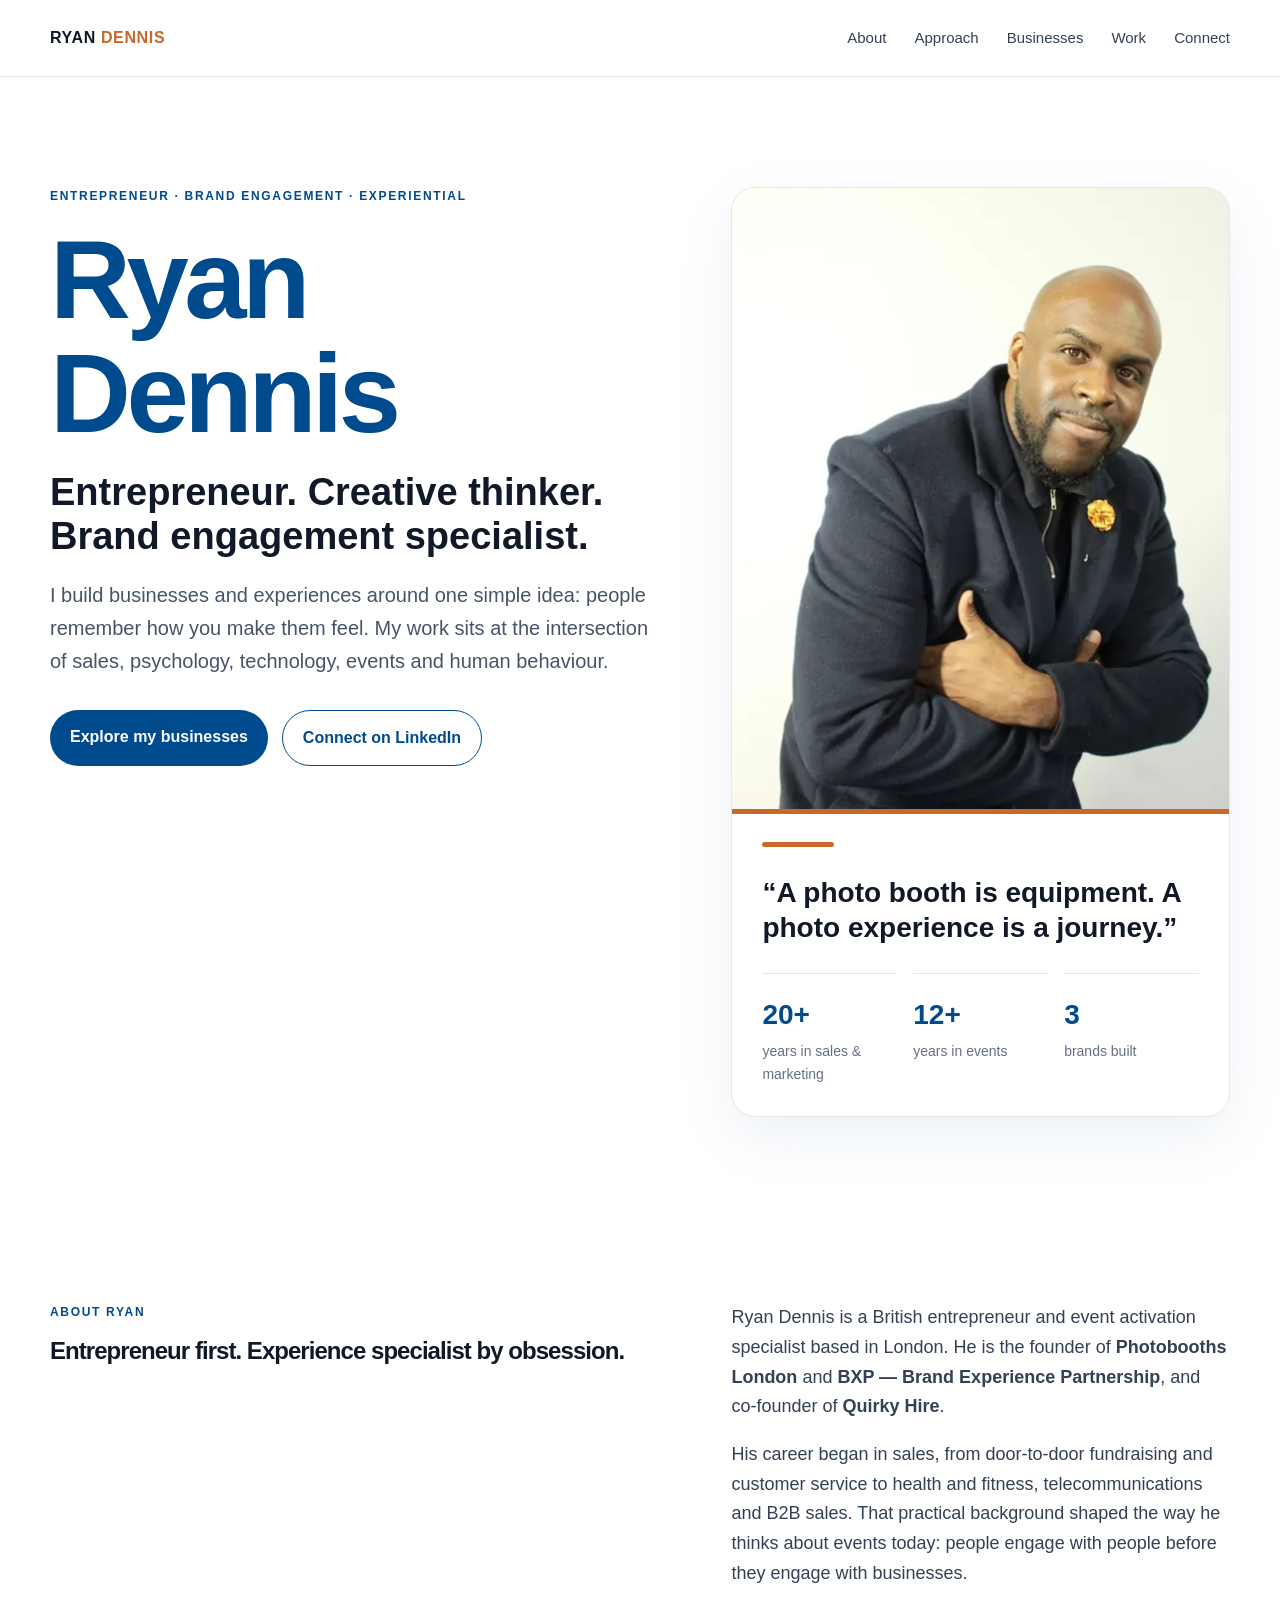
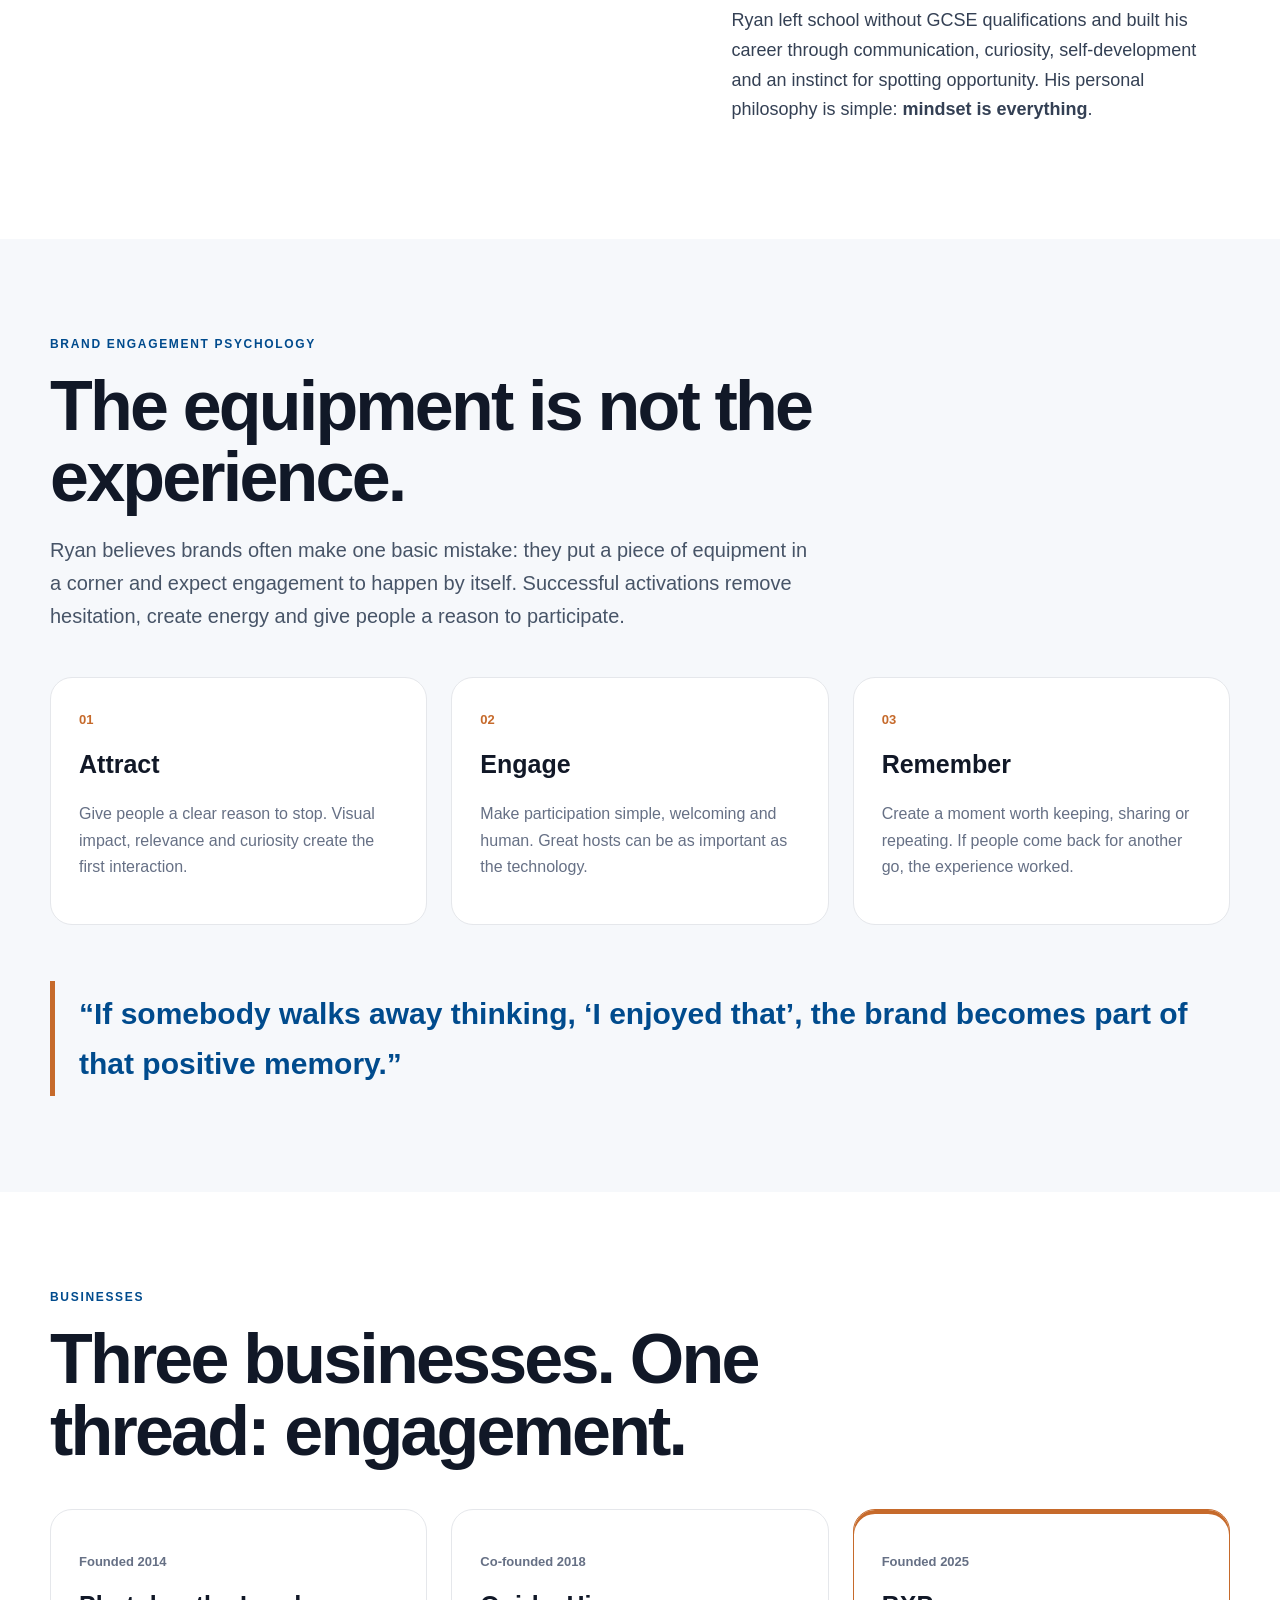
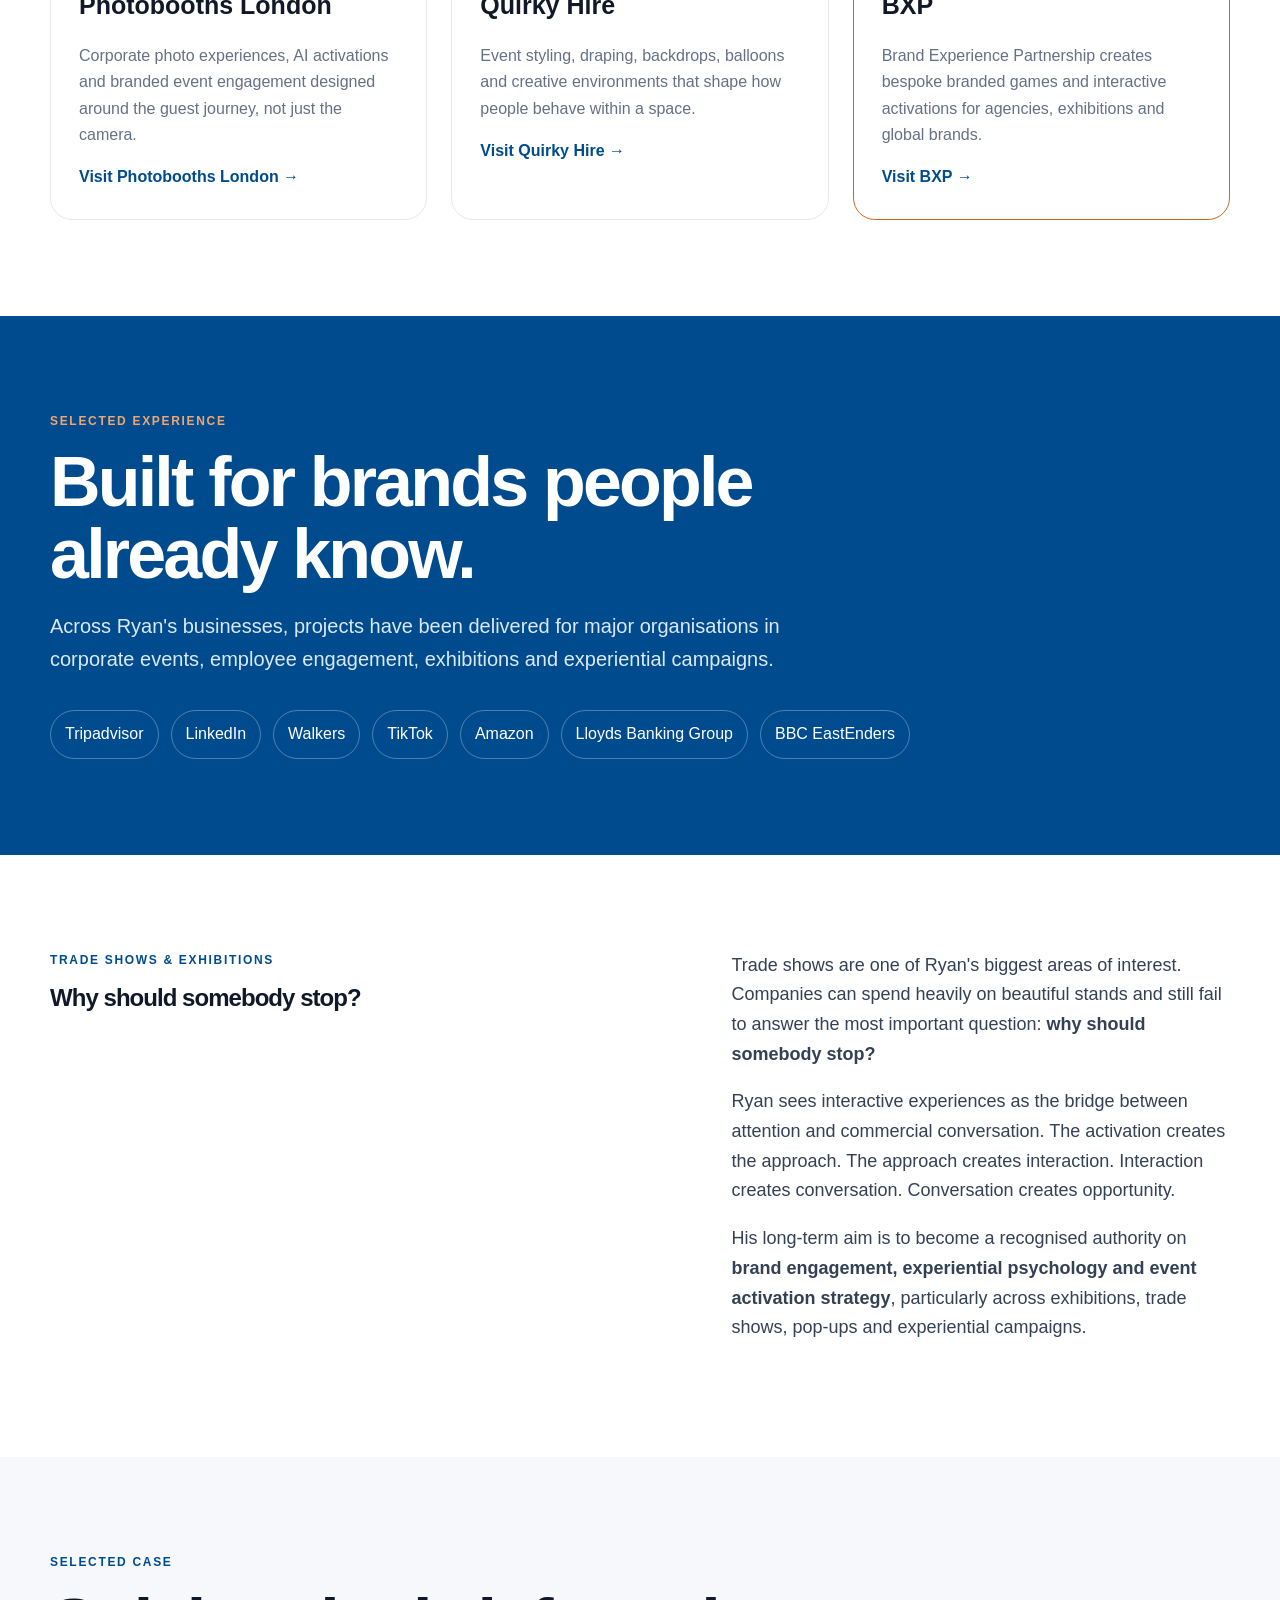
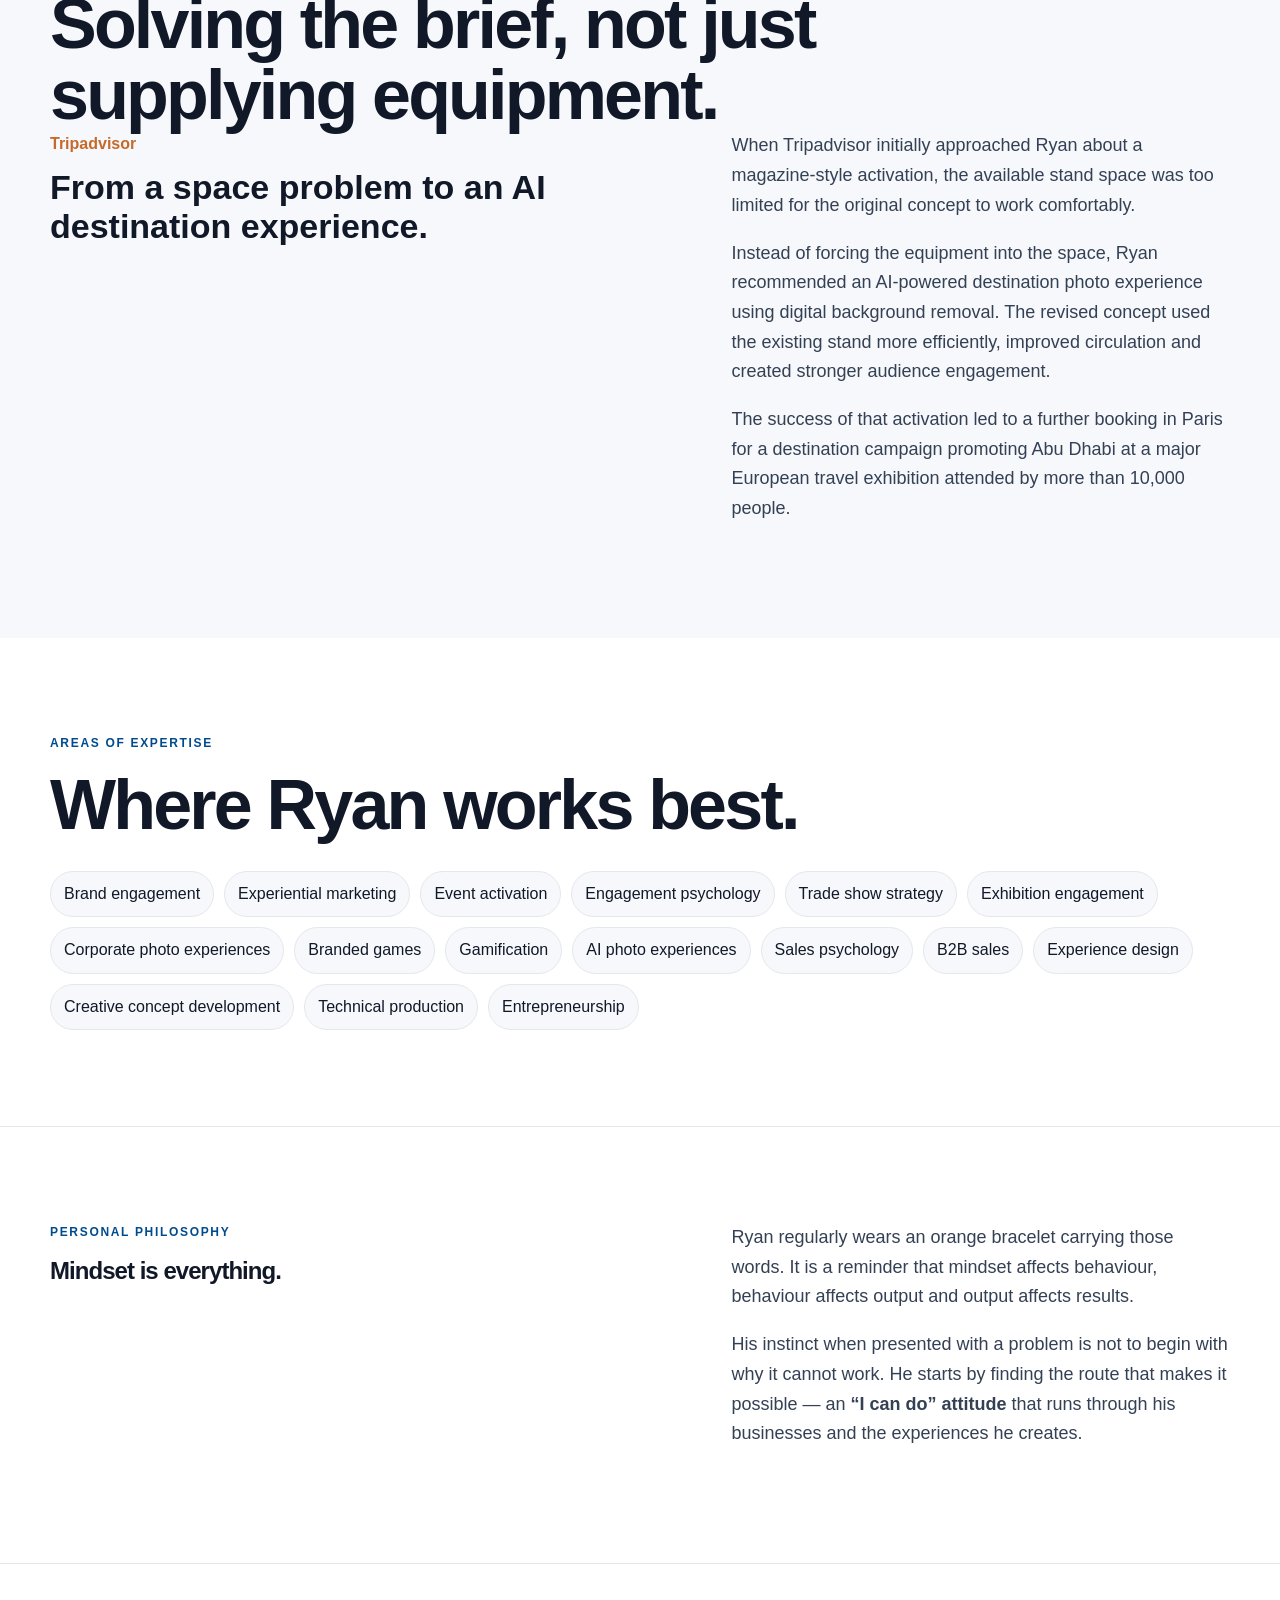
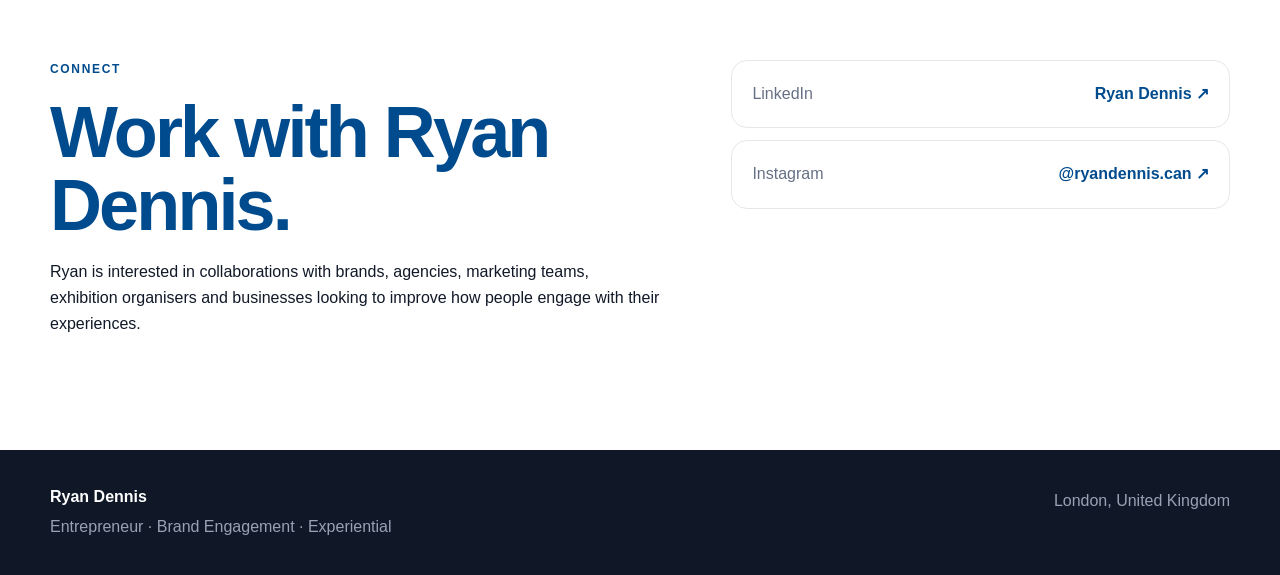
<file: index.html>
<!doctype html>
<html lang="en-GB">
<head>
  <meta charset="utf-8" />
  <meta name="viewport" content="width=device-width, initial-scale=1" />
  <title>Ryan Dennis | Entrepreneur & Brand Engagement Specialist</title>
  <meta name="description" content="Ryan Dennis is a UK entrepreneur, founder of Photobooths London and BXP, specialising in brand engagement, experiential marketing and event activation." />
  <link rel="canonical" href="https://ryandennis.co.uk/" />
  <meta name="robots" content="index,follow,max-image-preview:large,max-snippet:-1,max-video-preview:-1" />
  <meta property="og:type" content="website" />
  <meta property="og:title" content="Ryan Dennis | Entrepreneur & Brand Engagement Specialist" />
  <meta property="og:description" content="Entrepreneur, creative thinker and event activation specialist working across brand engagement, experiential marketing and human behaviour." />
  <meta property="og:url" content="https://ryandennis.co.uk/" />
  <meta property="og:site_name" content="Ryan Dennis" />
  <meta name="twitter:card" content="summary_large_image" />
  <meta name="theme-color" content="#004B8D" />
  <link rel="stylesheet" href="/styles.css" />
  <link rel="icon" href="/favicon.svg" type="image/svg+xml" />
  <script type="application/ld+json">
  {
    "@context": "https://schema.org",
    "@graph": [
      {
        "@type": "WebSite",
        "@id": "https://ryandennis.co.uk/#website",
        "url": "https://ryandennis.co.uk/",
        "name": "Ryan Dennis",
        "publisher": { "@id": "https://ryandennis.co.uk/#ryan-dennis" }
      },
      {
        "@type": "WebPage",
        "@id": "https://ryandennis.co.uk/#webpage",
        "url": "https://ryandennis.co.uk/",
        "name": "Ryan Dennis | Entrepreneur & Brand Engagement Specialist",
        "isPartOf": { "@id": "https://ryandennis.co.uk/#website" },
        "about": { "@id": "https://ryandennis.co.uk/#ryan-dennis" },
        "mainEntity": { "@id": "https://ryandennis.co.uk/#ryan-dennis" }
      },
      {
        "@type": "Person",
        "@id": "https://ryandennis.co.uk/#ryan-dennis",
        "name": "Ryan Dennis",
        "givenName": "Ryan",
        "familyName": "Dennis",
        "url": "https://ryandennis.co.uk/",
        "description": "Ryan Dennis is a British entrepreneur, brand engagement specialist and event activation expert with more than 20 years of experience across sales and marketing and over 12 years in the events industry. He is the founder of Photobooths London and Brand Experience Partnership (BXP), and co-founder of Quirky Hire.",
        "jobTitle": ["Entrepreneur", "Brand Engagement Specialist", "Event Activation Specialist"],
        "sameAs": [
          "https://www.linkedin.com/in/ryandennis2",
          "https://www.instagram.com/ryandennis.can",
          "https://photoboothslondon.co.uk/ryan-dennis"
        ],
        "knowsAbout": [
          "Brand Engagement",
          "Experiential Marketing",
          "Event Activation Strategy",
          "Brand Engagement Psychology",
          "Trade Show Engagement",
          "Exhibition Engagement",
          "Corporate Photo Experiences",
          "AI Photo Experiences",
          "Branded Games",
          "Gamification",
          "Event Technology",
          "Guest Experience",
          "Customer Engagement",
          "Sales Psychology",
          "B2B Sales",
          "Marketing",
          "Experience Design",
          "Creative Concept Development",
          "Event Production",
          "Technical Production",
          "Event Logistics",
          "Business Development",
          "Entrepreneurship"
        ],
        "worksFor": [
          { "@id": "https://photoboothslondon.co.uk/#organization" },
          { "@id": "https://quirky-hire.co.uk/#organization" },
          { "@id": "https://bxp123.com/#organization" }
        ]
      },
      {
        "@type": "Organization",
        "@id": "https://photoboothslondon.co.uk/#organization",
        "name": "Photobooths London",
        "url": "https://photoboothslondon.co.uk/",
        "foundingDate": "2014",
        "founder": { "@id": "https://ryandennis.co.uk/#ryan-dennis" }
      },
      {
        "@type": "Organization",
        "@id": "https://quirky-hire.co.uk/#organization",
        "name": "Quirky Hire",
        "url": "https://quirky-hire.co.uk/",
        "foundingDate": "2018",
        "founder": [
          { "@id": "https://ryandennis.co.uk/#ryan-dennis" },
          { "@type": "Person", "name": "Malvia Morgan" }
        ]
      },
      {
        "@type": "Organization",
        "@id": "https://bxp123.com/#organization",
        "name": "Brand Experience Partnership",
        "alternateName": "BXP",
        "url": "https://bxp123.com/",
        "foundingDate": "2025",
        "founder": { "@id": "https://ryandennis.co.uk/#ryan-dennis" }
      }
    ]
  }
  </script>
</head>
<body>
  <header class="site-header">
    <div class="container nav-wrap">
      <a class="brand" href="#top" aria-label="Ryan Dennis home">RYAN <span>DENNIS</span></a>
      <nav class="nav" aria-label="Primary navigation">
        <a href="#about">About</a>
        <a href="#approach">Approach</a>
        <a href="#businesses">Businesses</a>
        <a href="#work">Work</a>
        <a href="#contact">Connect</a>
      </nav>
    </div>
  </header>

  <main id="top">
    <section class="hero">
      <div class="container hero-grid">
        <div>
          <p class="eyebrow">Entrepreneur · Brand Engagement · Experiential</p>
          <h1>Ryan Dennis</h1>
          <p class="hero-lead">Entrepreneur. Creative thinker. Brand engagement specialist.</p>
          <p class="hero-copy">I build businesses and experiences around one simple idea: people remember how you make them feel. My work sits at the intersection of sales, psychology, technology, events and human behaviour.</p>
          <div class="hero-actions">
            <a class="btn btn-primary" href="#businesses">Explore my businesses</a>
            <a class="btn btn-outline" href="https://www.linkedin.com/in/ryandennis2" rel="me noopener" target="_blank">Connect on LinkedIn</a>
          </div>
        </div>
        <aside class="hero-card" aria-label="Ryan Dennis profile summary">
          <div class="accent-line"></div>
          <p class="quote">“A photo booth is equipment. A photo experience is a journey.”</p>
          <dl class="stats">
            <div><dt>20+</dt><dd>years in sales & marketing</dd></div>
            <div><dt>12+</dt><dd>years in events</dd></div>
            <div><dt>3</dt><dd>brands built</dd></div>
          </dl>
        </aside>
      </div>
    </section>

    <section id="about" class="section">
      <div class="container two-col">
        <div>
          <p class="eyebrow">About Ryan</p>
          <h2>Entrepreneur first. Experience specialist by obsession.</h2>
        </div>
        <div class="prose">
          <p>Ryan Dennis is a British entrepreneur and event activation specialist based in London. He is the founder of <strong>Photobooths London</strong> and <strong>BXP — Brand Experience Partnership</strong>, and co-founder of <strong>Quirky Hire</strong>.</p>
          <p>His career began in sales, from door-to-door fundraising and customer service to health and fitness, telecommunications and B2B sales. That practical background shaped the way he thinks about events today: people engage with people before they engage with businesses.</p>
          <p>Ryan left school without GCSE qualifications and built his career through communication, curiosity, self-development and an instinct for spotting opportunity. His personal philosophy is simple: <strong>mindset is everything</strong>.</p>
        </div>
      </div>
    </section>

    <section id="approach" class="section section-soft">
      <div class="container">
        <p class="eyebrow">Brand engagement psychology</p>
        <h2 class="section-title">The equipment is not the experience.</h2>
        <p class="section-intro">Ryan believes brands often make one basic mistake: they put a piece of equipment in a corner and expect engagement to happen by itself. Successful activations remove hesitation, create energy and give people a reason to participate.</p>
        <div class="cards three">
          <article class="card"><span class="number">01</span><h3>Attract</h3><p>Give people a clear reason to stop. Visual impact, relevance and curiosity create the first interaction.</p></article>
          <article class="card"><span class="number">02</span><h3>Engage</h3><p>Make participation simple, welcoming and human. Great hosts can be as important as the technology.</p></article>
          <article class="card"><span class="number">03</span><h3>Remember</h3><p>Create a moment worth keeping, sharing or repeating. If people come back for another go, the experience worked.</p></article>
        </div>
        <blockquote>“If somebody walks away thinking, ‘I enjoyed that’, the brand becomes part of that positive memory.”</blockquote>
      </div>
    </section>

    <section id="businesses" class="section">
      <div class="container">
        <p class="eyebrow">Businesses</p>
        <h2 class="section-title">Three businesses. One thread: engagement.</h2>
        <div class="business-grid">
          <article class="business-card">
            <p class="business-year">Founded 2014</p>
            <h3>Photobooths London</h3>
            <p>Corporate photo experiences, AI activations and branded event engagement designed around the guest journey, not just the camera.</p>
            <a href="https://photoboothslondon.co.uk/" target="_blank" rel="noopener">Visit Photobooths London →</a>
          </article>
          <article class="business-card">
            <p class="business-year">Co-founded 2018</p>
            <h3>Quirky Hire</h3>
            <p>Event styling, draping, backdrops, balloons and creative environments that shape how people behave within a space.</p>
            <a href="https://quirky-hire.co.uk/" target="_blank" rel="noopener">Visit Quirky Hire →</a>
          </article>
          <article class="business-card featured">
            <p class="business-year">Founded 2025</p>
            <h3>BXP</h3>
            <p>Brand Experience Partnership creates bespoke branded games and interactive activations for agencies, exhibitions and global brands.</p>
            <a href="https://bxp123.com/" target="_blank" rel="noopener">Visit BXP →</a>
          </article>
        </div>
      </div>
    </section>

    <section id="work" class="section section-blue">
      <div class="container">
        <p class="eyebrow eyebrow-light">Selected experience</p>
        <h2 class="section-title light">Built for brands people already know.</h2>
        <p class="section-intro light-muted">Across Ryan's businesses, projects have been delivered for major organisations in corporate events, employee engagement, exhibitions and experiential campaigns.</p>
        <div class="brand-list" aria-label="Selected brands">
          <span>Tripadvisor</span><span>LinkedIn</span><span>Walkers</span><span>TikTok</span><span>Amazon</span><span>Lloyds Banking Group</span><span>BBC EastEnders</span>
        </div>
      </div>
    </section>

    <section class="section">
      <div class="container two-col">
        <div>
          <p class="eyebrow">Trade shows & exhibitions</p>
          <h2>Why should somebody stop?</h2>
        </div>
        <div class="prose">
          <p>Trade shows are one of Ryan's biggest areas of interest. Companies can spend heavily on beautiful stands and still fail to answer the most important question: <strong>why should somebody stop?</strong></p>
          <p>Ryan sees interactive experiences as the bridge between attention and commercial conversation. The activation creates the approach. The approach creates interaction. Interaction creates conversation. Conversation creates opportunity.</p>
          <p>His long-term aim is to become a recognised authority on <strong>brand engagement, experiential psychology and event activation strategy</strong>, particularly across exhibitions, trade shows, pop-ups and experiential campaigns.</p>
        </div>
      </div>
    </section>

    <section class="section section-soft">
      <div class="container">
        <p class="eyebrow">Selected case</p>
        <h2 class="section-title">Solving the brief, not just supplying equipment.</h2>
        <div class="case-study">
          <div><span class="case-label">Tripadvisor</span><h3>From a space problem to an AI destination experience.</h3></div>
          <div class="prose"><p>When Tripadvisor initially approached Ryan about a magazine-style activation, the available stand space was too limited for the original concept to work comfortably.</p><p>Instead of forcing the equipment into the space, Ryan recommended an AI-powered destination photo experience using digital background removal. The revised concept used the existing stand more efficiently, improved circulation and created stronger audience engagement.</p><p>The success of that activation led to a further booking in Paris for a destination campaign promoting Abu Dhabi at a major European travel exhibition attended by more than 10,000 people.</p></div>
        </div>
      </div>
    </section>

    <section class="section">
      <div class="container">
        <p class="eyebrow">Areas of expertise</p>
        <h2 class="section-title">Where Ryan works best.</h2>
        <div class="tags">
          <span>Brand engagement</span><span>Experiential marketing</span><span>Event activation</span><span>Engagement psychology</span><span>Trade show strategy</span><span>Exhibition engagement</span><span>Corporate photo experiences</span><span>Branded games</span><span>Gamification</span><span>AI photo experiences</span><span>Sales psychology</span><span>B2B sales</span><span>Experience design</span><span>Creative concept development</span><span>Technical production</span><span>Entrepreneurship</span>
        </div>
      </div>
    </section>

    <section class="section mindset">
      <div class="container mindset-grid">
        <div>
          <p class="eyebrow">Personal philosophy</p>
          <h2>Mindset is everything.</h2>
        </div>
        <div class="prose"><p>Ryan regularly wears an orange bracelet carrying those words. It is a reminder that mindset affects behaviour, behaviour affects output and output affects results.</p><p>His instinct when presented with a problem is not to begin with why it cannot work. He starts by finding the route that makes it possible — an <strong>“I can do” attitude</strong> that runs through his businesses and the experiences he creates.</p></div>
      </div>
    </section>

    <section id="contact" class="section connect">
      <div class="container connect-grid">
        <div><p class="eyebrow">Connect</p><h2>Work with Ryan Dennis.</h2><p>Ryan is interested in collaborations with brands, agencies, marketing teams, exhibition organisers and businesses looking to improve how people engage with their experiences.</p></div>
        <div class="social-links">
          <a href="https://www.linkedin.com/in/ryandennis2" target="_blank" rel="me noopener"><span>LinkedIn</span><strong>Ryan Dennis ↗</strong></a>
          <a href="https://www.instagram.com/ryandennis.can" target="_blank" rel="me noopener"><span>Instagram</span><strong>@ryandennis.can ↗</strong></a>
        </div>
      </div>
    </section>
  </main>

  <footer>
    <div class="container footer-wrap"><div><strong>Ryan Dennis</strong><p>Entrepreneur · Brand Engagement · Experiential</p></div><p>London, United Kingdom</p></div>
  </footer>
</body>
</html>
</file>
<file: styles.css>
:root{--blue:#004B8D;--copper:#C66A2B;--ink:#111827;--muted:#667085;--soft:#F6F8FB;--line:#E5E7EB;--white:#fff}*{box-sizing:border-box}html{scroll-behavior:smooth}body{margin:0;font-family:Inter,Arial,sans-serif;color:var(--ink);background:#fff;line-height:1.65}a{color:inherit}.container{width:min(1180px,calc(100% - 40px));margin:auto}.site-header{position:sticky;top:0;z-index:20;background:rgba(255,255,255,.96);border-bottom:1px solid var(--line);backdrop-filter:blur(12px)}.nav-wrap{display:flex;align-items:center;justify-content:space-between;min-height:76px}.brand{font-weight:800;text-decoration:none;letter-spacing:.04em}.brand span{color:var(--copper)}.nav{display:flex;gap:28px;font-size:15px}.nav a{text-decoration:none;color:#344054}.nav a:hover{color:var(--blue)}.hero{padding:110px 0 90px}.hero-grid,.two-col,.connect-grid,.mindset-grid,.case-study{display:grid;grid-template-columns:1.1fr .9fr;gap:72px;align-items:start}.eyebrow{text-transform:uppercase;letter-spacing:.14em;font-size:12px;font-weight:800;color:var(--blue);margin:0 0 16px}.hero h1,.section h2{font-family:Manrope,Inter,Arial,sans-serif;line-height:1.02;letter-spacing:-.04em;margin:0}.hero h1{font-size:clamp(56px,9vw,112px);color:var(--blue)}.hero-lead{font-size:clamp(24px,3vw,38px);font-weight:700;line-height:1.15;margin:20px 0}.hero-copy,.section-intro{font-size:20px;color:#475467;max-width:760px}.hero-actions{display:flex;flex-wrap:wrap;gap:14px;margin-top:32px}.btn{display:inline-block;padding:14px 20px;border-radius:999px;text-decoration:none;font-weight:700}.btn-primary{background:var(--blue);color:#fff}.btn-outline{border:1px solid var(--blue);color:var(--blue)}.hero-card{border:1px solid var(--line);border-radius:24px;padding:0 30px 30px;box-shadow:0 20px 60px rgba(0,75,141,.08);overflow:hidden;background:#fff}.hero-card:before{content:"";display:block;width:calc(100% + 60px);margin-left:-30px;margin-bottom:28px;aspect-ratio:4/5;background:url('/assets/ryan-dennis-profile.webp?v=2') center 18%/cover no-repeat;border-bottom:5px solid var(--copper)}.accent-line{width:72px;height:5px;background:var(--copper);border-radius:99px}.quote{font-size:28px;line-height:1.25;font-weight:700}.stats{display:grid;grid-template-columns:repeat(3,1fr);gap:16px;margin:28px 0 0}.stats div{border-top:1px solid var(--line);padding-top:18px}.stats dt{font-size:28px;font-weight:800;color:var(--blue)}.stats dd{margin:2px 0 0;color:var(--muted);font-size:14px}.section{padding:96px 0}.section-soft{background:var(--soft)}.section-title{font-size:clamp(38px,6vw,70px);max-width:900px}.prose{font-size:18px;color:#344054}.prose p:first-child{margin-top:0}.cards{display:grid;gap:24px;margin-top:44px}.cards.three{grid-template-columns:repeat(3,1fr)}.card,.business-card{border:1px solid var(--line);border-radius:22px;padding:28px;background:#fff}.number,.business-year{font-weight:800;color:var(--copper);font-size:13px}.card h3,.business-card h3{font-size:25px;margin:12px 0}.card p,.business-card p{color:#667085}.business-grid{display:grid;grid-template-columns:repeat(3,1fr);gap:24px;margin-top:42px}.business-card a{font-weight:800;color:var(--blue);text-decoration:none}.business-card.featured{border-color:var(--copper);box-shadow:inset 0 4px 0 var(--copper)}blockquote{margin:56px 0 0;border-left:5px solid var(--copper);padding:8px 0 8px 24px;font-size:30px;font-weight:700;color:var(--blue)}.section-blue{background:var(--blue);color:#fff}.light{color:#fff}.light-muted{color:#dbe9f5}.eyebrow-light{color:#f2a56f}.brand-list{display:flex;flex-wrap:wrap;gap:12px;margin-top:34px}.brand-list span{border:1px solid rgba(255,255,255,.3);padding:10px 14px;border-radius:999px}.case-label{color:var(--copper);font-weight:800}.case-study h3{font-size:34px;line-height:1.15;margin:10px 0}.tags{display:flex;flex-wrap:wrap;gap:10px;margin-top:30px}.tags span{background:var(--soft);border:1px solid var(--line);padding:9px 13px;border-radius:999px}.mindset{border-top:1px solid var(--line);border-bottom:1px solid var(--line)}.connect{background:#fff}.connect h2{font-size:clamp(42px,6vw,72px);color:var(--blue)}.social-links{display:grid;gap:12px}.social-links a{display:flex;justify-content:space-between;text-decoration:none;border:1px solid var(--line);padding:20px;border-radius:16px}.social-links span{color:var(--muted)}.social-links strong{color:var(--blue)}footer{background:#101828;color:#fff;padding:34px 0}.footer-wrap{display:flex;justify-content:space-between;gap:30px}.footer-wrap p{margin:4px 0 0;color:#98a2b3}@media(max-width:900px){.nav{display:none}.hero{padding:80px 0 64px}.hero-grid,.two-col,.connect-grid,.mindset-grid,.case-study{grid-template-columns:1fr;gap:34px}.hero-card{max-width:520px}.cards.three,.business-grid{grid-template-columns:1fr}.stats{grid-template-columns:1fr 1fr 1fr}.section{padding:72px 0}}@media(max-width:560px){.container{width:min(100% - 28px,1180px)}.hero h1{font-size:58px}.hero-lead{font-size:27px}.stats{grid-template-columns:1fr}.footer-wrap{flex-direction:column}.section{padding:58px 0}}
</file>
